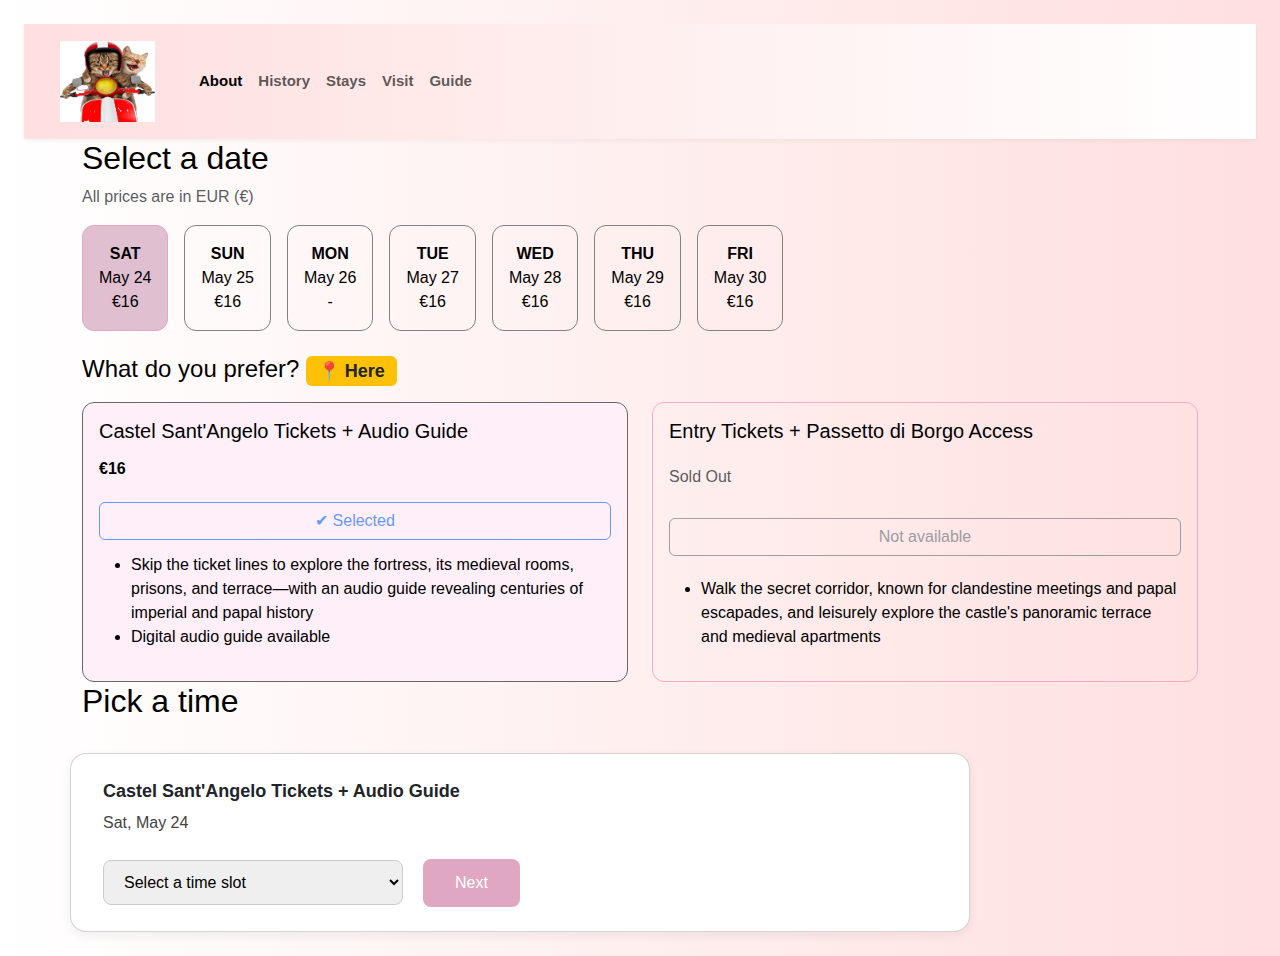
<file: availibility.html>
<!DOCTYPE html>
<html lang="en">
<head>
  <meta charset="UTF-8">
  <meta name="viewport" content="width=device-width, initial-scale=1.0">
  <title>Select a Date</title>
  <link href="https://cdn.jsdelivr.net/npm/bootstrap@5.3.0/dist/css/bootstrap.min.css" rel="stylesheet">
  <link rel="stylesheet" href="style.css">
</head>
<body class="p-4">
    <nav class="navbar navbar-expand-lg navbar-light" id="mainNavbar" style="background-color: rgb(255, 255, 255);">
    <div class="container-fluid">
      <a class="navbar-brand" href="#">
            <img src="img/cattss.jpg" alt="Logo" width="95">
          </a>
      <div class="collapse navbar-collapse" id="navbarScroll">
        <ul class="navbar-nav me-auto my-2 my-lg-0 navbar-nav-scroll" style="--bs-scroll-height: 100px;">
          <li class="nav-item">
            <a class="nav-link active" aria-current="page" href="index.html">About</a>
          </li>
          <li class="nav-item">
            <a class="nav-link" href="#History">History</a>
          </li>
          <li class="nav-item">
            <a class="nav-link" href="#Stays">Stays</a>
          </li>
          <li class="nav-item">
            <a class="nav-link" href="#Visit">Visit</a>
          </li>
          <li class="nav-item">
            <a class="nav-link" href="#Guide">Guide</a>
          </li>
        </ul>
      </div>
    </div>
  </nav>
  <div class="container">
    <h2>Select a date</h2>
    <p class="text-muted">All prices are in EUR (€)</p>
    <div class="d-flex gap-3 flex-wrap mb-4">
      <div class="date-card selected">
        <div class="fw-bold">SAT</div>
        <div>May 24</div>
        <div>€16</div>
      </div>
      <div class="date-card">
        <div class="fw-bold">SUN</div>
        <div>May 25</div>
        <div>€16</div>
      </div>
      <div class="date-card">
        <div class="fw-bold">MON</div>
        <div>May 26</div>
        <div>-</div>
      </div>
      <div class="date-card">
        <div class="fw-bold">TUE</div>
        <div>May 27</div>
        <div>€16</div>
      </div>
      <div class="date-card">
        <div class="fw-bold">WED</div>
        <div>May 28</div>
        <div>€16</div>
      </div>
      <div class="date-card">
        <div class="fw-bold">THU</div>
        <div>May 29</div>
        <div>€16</div>
      </div>
      <div class="date-card">
        <div class="fw-bold">FRI</div>
        <div>May 30</div>
        <div>€16</div>
      </div>
    </div>

    <h4>What do you prefer? <span class="badge bg-warning text-dark"> 📍 Here</span></h4>

    <div class="row mt-3">
  <div class="col-md-6 d-flex">
    <div class="ticket-option selected w-100">
      <h5>Castel Sant'Angelo Tickets + Audio Guide</h5>
      <p><strong>€16</strong></p>
      <button class="btn btn-outline-primary w-100" disabled>✔ Selected</button>
      <ul class="mt-2">
        <li>Skip the ticket lines to explore the fortress, its medieval rooms, prisons, and terrace—with an audio guide revealing centuries of imperial and papal history</li>
        <li>Digital audio guide available</li>
      </ul>
    </div>
  </div>
  <div class="col-md-6 d-flex">
    <div class="ticket-option w-100">
      <h5>Entry Tickets + Passetto di Borgo Access</h5>
      <p class="text-muted">Sold Out</p>
      <button class="btn btn-outline-secondary w-100" disabled>Not available</button>
      <ul class="mt-2">
        <li>Walk the secret corridor, known for clandestine meetings and papal escapades, and leisurely explore the castle's panoramic terrace and medieval apartments</li>
      </ul>
    </div>
  </div>
  <br> <br>

  <h2>Pick a time</h2>

  <div class="card">
    <div class="ticket-info">Castel Sant'Angelo Tickets + Audio Guide</div>
    <div class="ticket-date">Sat, May 24</div>

    <div class="selection-container">
      <select id="time-slot">
        <option value="">Select a time slot</option>
        <option value="10:00">10:00 AM</option>
        <option value="11:00">11:00 AM</option>
        <option value="12:00">12:00 PM</option>
        <option value="13:00">1:00 PM</option>
        <option value="14:00">2:00 PM</option>
        <option value="15:00">3:00 PM</option>
      </select>

      <button class="next-button" onclick="handleNext()">Next</button>
    </div>
  </div>

  <script>
    function handleNext() {
      const selectedTime = document.getElementById('time-slot').value;
      if (!selectedTime) {
        alert('Please select a time slot.');
      } else {
        alert('Selected time slot: ' + selectedTime);
      }
    }
  </script>

</body>
</html>
</file>
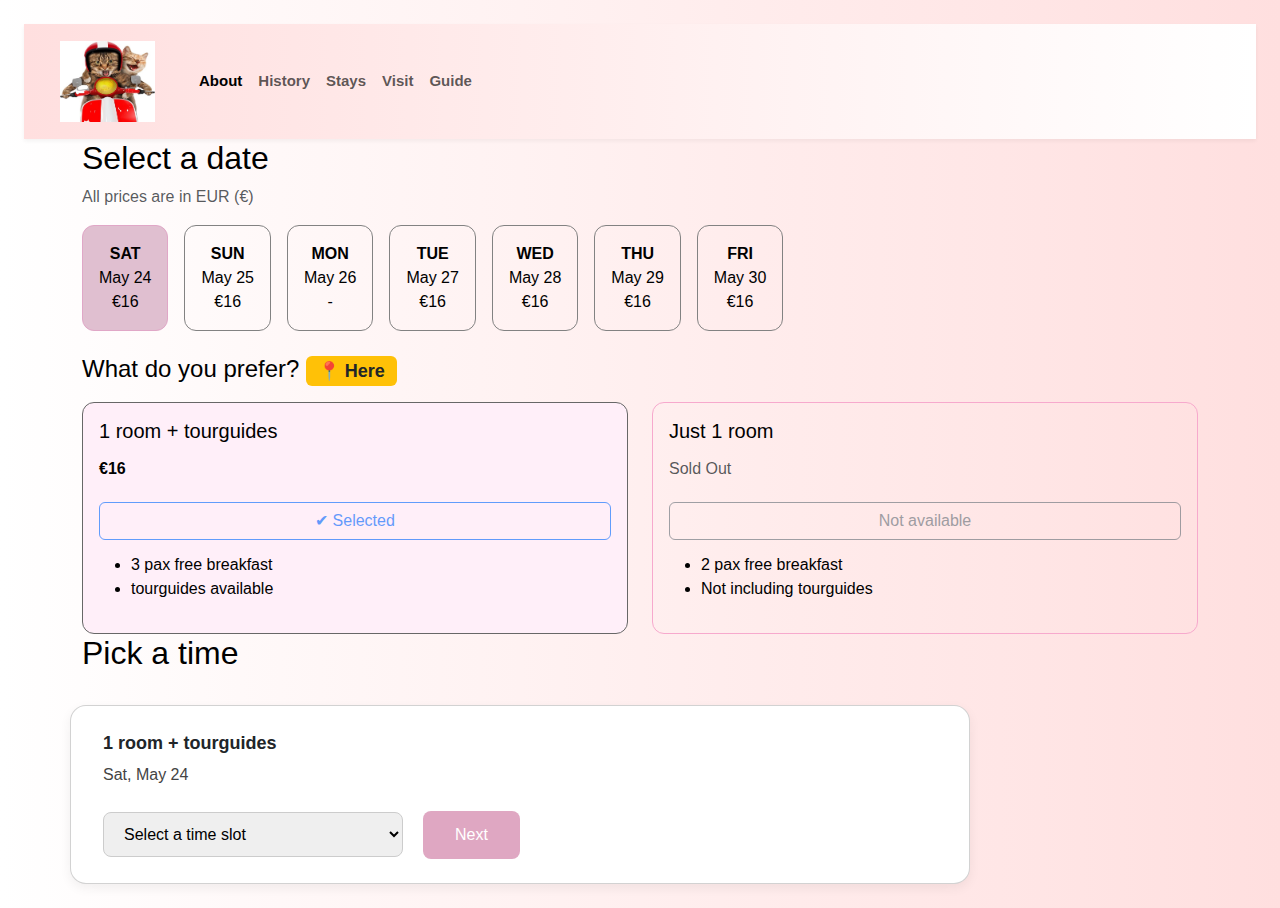
<file: availibility1.html>
<!DOCTYPE html>
<html lang="en">
<head>
  <meta charset="UTF-8">
  <meta name="viewport" content="width=device-width, initial-scale=1.0">
  <title>Select a Date</title>
  <link href="https://cdn.jsdelivr.net/npm/bootstrap@5.3.0/dist/css/bootstrap.min.css" rel="stylesheet">
  <link rel="stylesheet" href="style.css">
</head>
<body class="p-4">
    <nav class="navbar navbar-expand-lg navbar-light" id="mainNavbar" style="background-color: rgb(255, 255, 255);">
    <div class="container-fluid">
      <a class="navbar-brand" href="#">
            <img src="img/cattss.jpg" alt="Logo" width="95">
          </a>
      <div class="collapse navbar-collapse" id="navbarScroll">
        <ul class="navbar-nav me-auto my-2 my-lg-0 navbar-nav-scroll" style="--bs-scroll-height: 100px;">
          <li class="nav-item">
            <a class="nav-link active" aria-current="page" href="index.html">About</a>
          </li>
          <li class="nav-item">
            <a class="nav-link" href="#History">History</a>
          </li>
          <li class="nav-item">
            <a class="nav-link" href="#Stays">Stays</a>
          </li>
          <li class="nav-item">
            <a class="nav-link" href="#Visit">Visit</a>
          </li>
          <li class="nav-item">
            <a class="nav-link" href="#Guide">Guide</a>
          </li>
        </ul>
      </div>
    </div>
  </nav>
  <div class="container">
    <h2>Select a date</h2>
    <p class="text-muted">All prices are in EUR (€)</p>
    <div class="d-flex gap-3 flex-wrap mb-4">
      <div class="date-card selected">
        <div class="fw-bold">SAT</div>
        <div>May 24</div>
        <div>€16</div>
      </div>
      <div class="date-card">
        <div class="fw-bold">SUN</div>
        <div>May 25</div>
        <div>€16</div>
      </div>
      <div class="date-card">
        <div class="fw-bold">MON</div>
        <div>May 26</div>
        <div>-</div>
      </div>
      <div class="date-card">
        <div class="fw-bold">TUE</div>
        <div>May 27</div>
        <div>€16</div>
      </div>
      <div class="date-card">
        <div class="fw-bold">WED</div>
        <div>May 28</div>
        <div>€16</div>
      </div>
      <div class="date-card">
        <div class="fw-bold">THU</div>
        <div>May 29</div>
        <div>€16</div>
      </div>
      <div class="date-card">
        <div class="fw-bold">FRI</div>
        <div>May 30</div>
        <div>€16</div>
      </div>
    </div>

    <h4>What do you prefer? <span class="badge bg-warning text-dark"> 📍 Here</span></h4>

    <div class="row mt-3">
  <div class="col-md-6 d-flex">
    <div class="ticket-option selected w-100">
      <h5>1 room + tourguides</h5>
      <p><strong>€16</strong></p>
      <button class="btn btn-outline-primary w-100" disabled>✔ Selected</button>
      <ul class="mt-2">
        <li>3 pax free breakfast</li>
        <li>tourguides available</li>
      </ul>
    </div>
  </div>
  <div class="col-md-6 d-flex">
    <div class="ticket-option w-100">
      <h5>Just 1 room</h5>
      <p class="text-muted">Sold Out</p>
      <button class="btn btn-outline-secondary w-100" disabled>Not available</button>
      <ul class="mt-2">
        <li>2 pax free breakfast</li>
        <li>Not including tourguides</li>
      </ul>
    </div>
  </div>
  <br> <br>

  <h2>Pick a time</h2>

  <div class="card">
    <div class="ticket-info">1 room + tourguides</div>
    <div class="ticket-date">Sat, May 24</div>

    <div class="selection-container">
      <select id="time-slot">
        <option value="">Select a time slot</option>
        <option value="10:00">10:00 AM</option>
        <option value="11:00">11:00 AM</option>
        <option value="12:00">12:00 PM</option>
        <option value="13:00">1:00 PM</option>
        <option value="14:00">2:00 PM</option>
        <option value="15:00">3:00 PM</option>
      </select>

      <button class="next-button" onclick="handleNext()">Next</button>
    </div>
  </div>

  <script>
    function handleNext() {
      const selectedTime = document.getElementById('time-slot').value;
      if (!selectedTime) {
        alert('Please select a time slot.');
      } else {
        alert('Selected time slot: ' + selectedTime);
      }
    }
  </script>

</body>
</html>
</file>
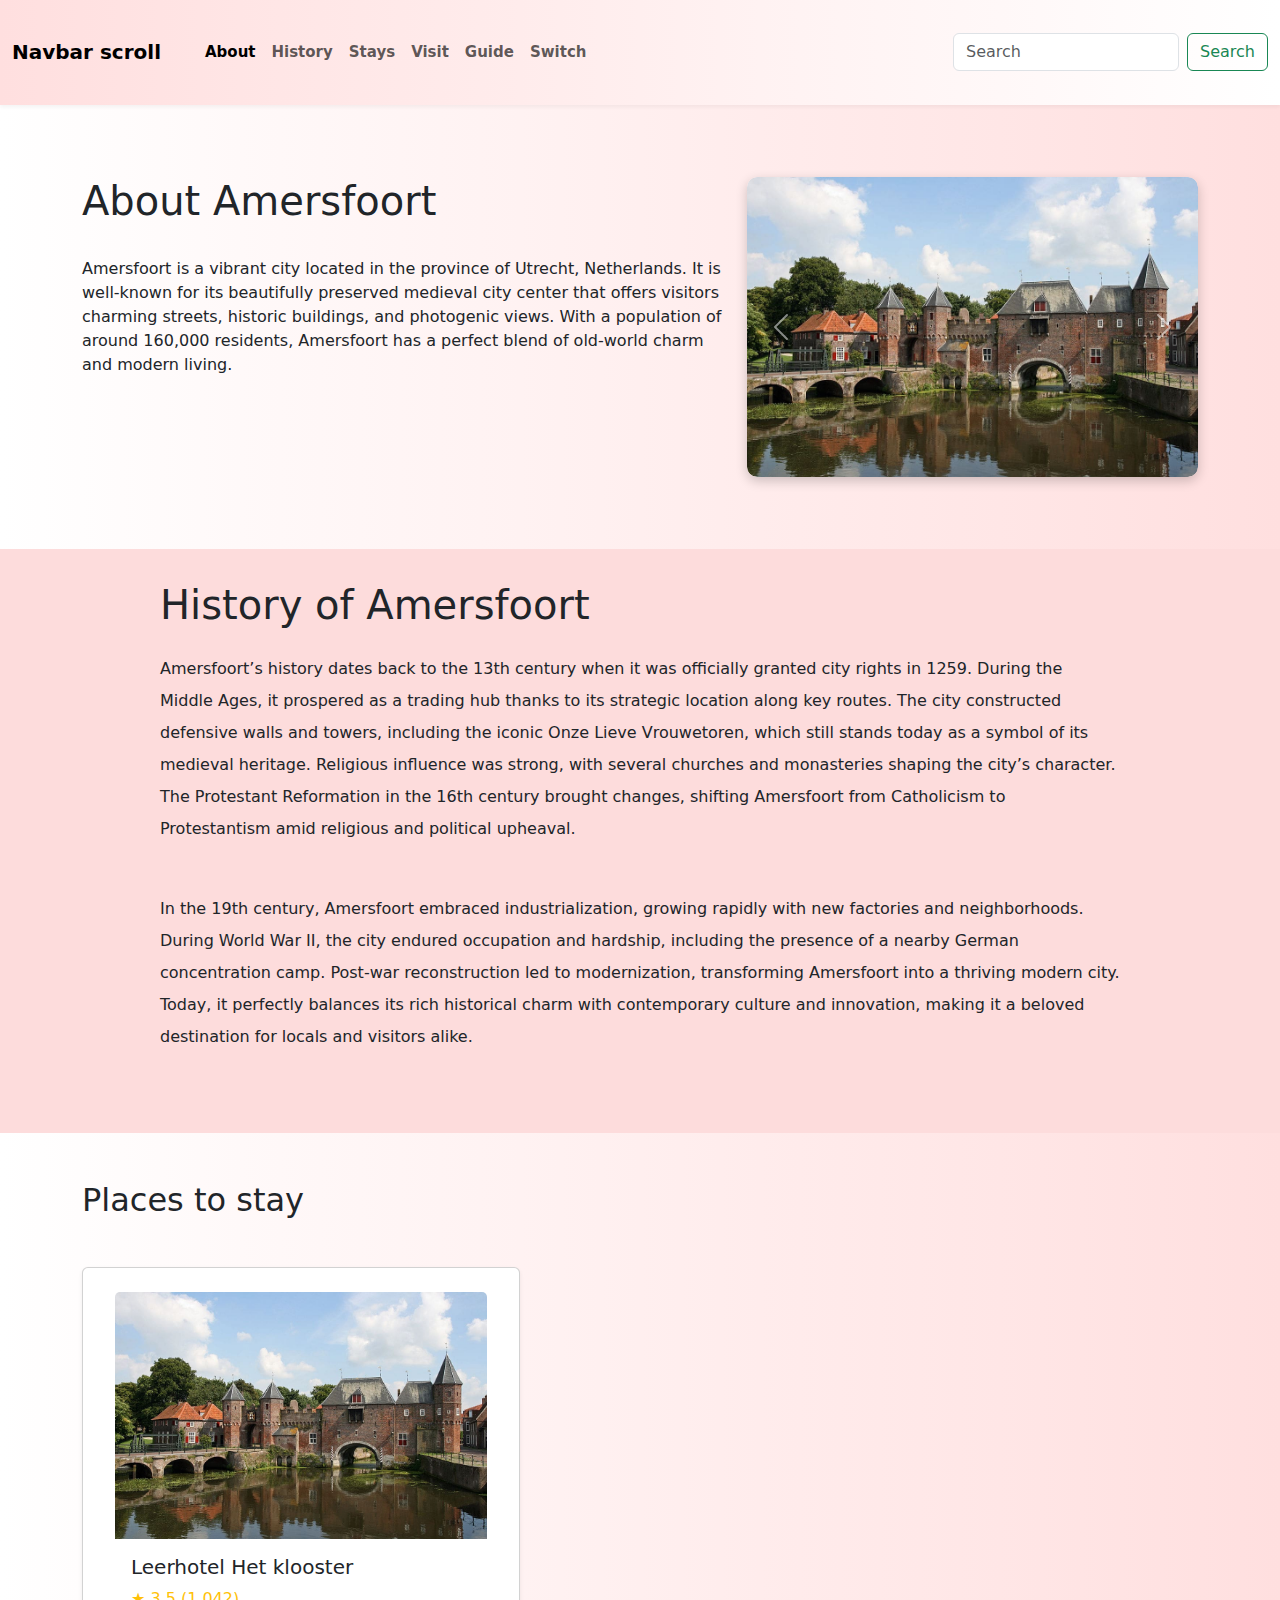
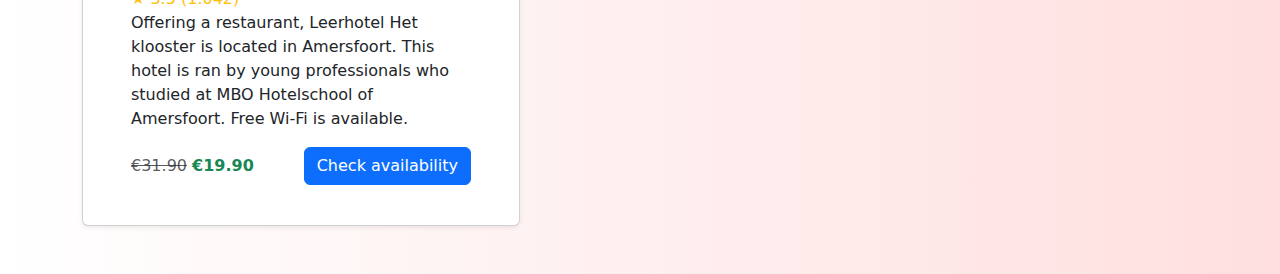
<file: home.html>
<!DOCTYPE html>
<html lang="en">
<head>
    <meta charset="UTF-8">
    <meta name="viewport" content="width=device-width, initial-scale=1.0">
    <title>Website Travel</title>
    <link rel="stylesheet" href="style.css">
    <link href="https://cdn.jsdelivr.net/npm/bootstrap@5.3.3/dist/css/bootstrap.min.css" rel="stylesheet">
</head>
<body>
    <nav class="navbar navbar-expand-lg navbar-light" id="mainNavbar" style="background-color: rgb(225, 225, 225);">
    <div class="container-fluid">
      <a class="navbar-brand" href="#">Navbar scroll</a>
      <button class="navbar-toggler" type="button" data-bs-toggle="collapse" data-bs-target="#navbarScroll" aria-controls="navbarScroll" aria-expanded="false" aria-label="Toggle navigation">
        <span class="navbar-toggler-icon"></span>
      </button>
      <div class="collapse navbar-collapse" id="navbarScroll">
        <ul class="navbar-nav me-auto my-2 my-lg-0 navbar-nav-scroll" style="--bs-scroll-height: 100px;">
          <li class="nav-item">
            <a class="nav-link active" aria-current="page" href="home.html">About</a>
          </li>
          <li class="nav-item">
            <a class="nav-link" href="#History">History</a>
          </li>
          <li class="nav-item">
            <a class="nav-link" href="#Stays">Stays</a>
          </li>
          <li class="nav-item">
            <a class="nav-link" href="#Visit">Visit</a>
          </li>
          <li class="nav-item">
            <a class="nav-link" href="#">Guide</a>
          </li>
          <li class="nav-item">
            <a class="nav-link" href="#" onclick="showPopup()">Switch</a>
          </li>
        </ul>
        <form class="d-flex" role="search">
          <input class="form-control me-2" type="search" placeholder="Search" aria-label="Search"/>
          <button class="btn btn-outline-success" type="submit">Search</button>
        </form>
      </div>
    </div>
  </nav>
    <br>
  <section id="About" class="About">
  <div class="container py-5">
      <div class="row">
        <div class="col-md-7">
          <h1> About Amersfoort</h1>
          <br>
          <p>
            Amersfoort is a vibrant city located in the province of Utrecht, Netherlands. It is well-known for its beautifully preserved medieval city center that offers visitors charming streets, historic buildings, and photogenic views. 
            With a population of around 160,000 residents, 
            Amersfoort has a perfect blend of old-world charm and modern living.
          </p>
        </div>
        <div class="col-md-5">
          <div id="colosseumCarousel" class="carousel slide" data-bs-ride="carousel">
            <div class="carousel-inner">
              <div class="carousel-item active">
                <img src="img/amersfoort 1.jpg" class="d-block w-100" alt="Colosseum 1">
              </div>
              <div class="carousel-item">
                <img src="img/amersfoort night.jpeg" class="d-block w-100" alt="Colosseum 2">
              </div>
              <div class="carousel-item">
                <img src="img/amersfoort 2.webp" class="d-block w-100" alt="Colosseum 3">
              </div>
            </div>
            <button class="carousel-control-prev" type="button" data-bs-target="#colosseumCarousel" data-bs-slide="prev">
              <span class="carousel-control-prev-icon" aria-hidden="true"></span>
              <span class="visually-hidden">Previous</span>
            </button>
            <button class="carousel-control-next" type="button" data-bs-target="#colosseumCarousel" data-bs-slide="next">
              <span class="carousel-control-next-icon" aria-hidden="true"></span>
              <span class="visually-hidden">Next</span>
            </button>
          </div>
        </div>
      </div>
  </section>
    <br>
      <section id="History" class="History">
        <div class="container">
          <div class="about-box">
            <h1 class="mb-4">History of Amersfoort</h1>
            <p class="lh-lg mb-5">
            Amersfoort’s history dates back to the 13th century when it was officially granted city rights in 1259. 
            During the Middle Ages, it prospered as a trading hub thanks to its strategic location along key routes. 
            The city constructed defensive walls and towers, including the iconic Onze Lieve Vrouwetoren, which still stands today as a symbol of its medieval heritage. Religious influence was strong, with several churches and monasteries shaping the city’s character. 
            The Protestant Reformation in the 16th century brought changes, shifting Amersfoort from Catholicism to Protestantism amid religious and political upheaval.
            </p>
            <p class="lh-lg mb-5">
            In the 19th century, Amersfoort embraced industrialization, growing rapidly with new factories and neighborhoods. 
            During World War II, the city endured occupation and hardship, including the presence of a nearby German concentration camp. 
            Post-war reconstruction led to modernization, transforming Amersfoort into a thriving modern city. 
            Today, it perfectly balances its rich historical charm with contemporary culture and innovation, making it a beloved destination for locals and visitors alike.
            </p>
          </div>
        </div>
      </section>

    <section id="Stays" class="Stays py-5">
      <div class="container d-flex flex-wrap">
        <h2 class="mb-4">Places to stay</h2>
        <div class="row">
          <div class="col-md-6">
            <div class="card shadow-sm" data-bs-toggle="modal" data-bs-target="#ticketModal">
              <img src="img/amersfoort 1.jpg" class="card-img-top" alt="Ticket Image">
              <div class="card-body">
                <h5 class="card-title">Leerhotel Het klooster</h5>
                <p class="card-text">
                  <span class="text-warning">★ 3.5 (1.042)</span><br>
                  Offering a restaurant, Leerhotel Het klooster is located in Amersfoort.
                  This hotel is ran by young professionals who studied at MBO Hotelschool of Amersfoort.
                  Free Wi-Fi is available.
                </p>
                <div class="d-flex justify-content-between align-items-center">
                  <div>
                    <span class="text-muted text-decoration-line-through">€31.90</span>
                    <span class="text-success fw-bold">€19.90</span>
                  </div>
                  <a href="#" class="btn btn-primary">Check availability</a>
                </div>
              </div>
            </div>
          </div>
        </div>
      </div>
    </section> 
    <!-- Modal -->
  <div class="modal fade" id="ticketModal" tabindex="-1" aria-labelledby="ticketModalLabel" aria-hidden="true">
    <div class="modal-dialog modal-lg modal-dialog-centered modal-dialog-scrollable">
      <div class="modal-content">
        <div class="modal-body p-0">
          <div class="row">
            <div class="col-md-8">
              <div id="ticketCarousel" class="carousel slide" data-bs-ride="carousel">
                <div class="carousel-inner">
                  <div class="carousel-item active">
                    <img src="img/amersfoort 1.jpg" class="d-block w-100" alt="...">
                  </div>
                  <div class="carousel-item">
                    <img src="img/amersfoort 2.webp" class="d-block w-100" alt="...">
                  </div>
                  <div class="carousel-item">
                    <img src="img/amersfoort night.jpeg" class="d-block w-100" alt="...">
                  </div>
                </div>
                <button class="carousel-control-prev" type="button" data-bs-target="#ticketCarousel" data-bs-slide="prev">
                  <span class="carousel-control-prev-icon"></span>
                </button>
                <button class="carousel-control-next" type="button" data-bs-target="#ticketCarousel" data-bs-slide="next">
                  <span class="carousel-control-next-icon"></span>
                </button>
              </div>
            </div>
            <div class="col-md-4 p-4">
              <h5 class="fw-bold">Leerhotel Het Klooster</h5>
              <p>
                <span class="text-warning">★ 3.5 (1.042)</span><br>
                    Offering a restaurant, Leerhotel Het klooster is located in Amersfoort.
                    This hotel is ran by young professionals who studied at MBO Hotelschool of Amersfoort.
                    Free Wi-Fi is available.
              </p>
              <div class="text-success mb-2">38% off</div>
              <h4 class="text-primary">€19.90</h4>
              <a href="#" class="btn btn-primary w-100 mt-3">Check availability</a>
            </div>
          </div>
        </div>
      </div>
    </div>
  </div>

<script src="https://cdn.jsdelivr.net/npm/bootstrap@5.3.0/dist/js/bootstrap.bundle.min.js"></script>
</body>
</html>
</file>
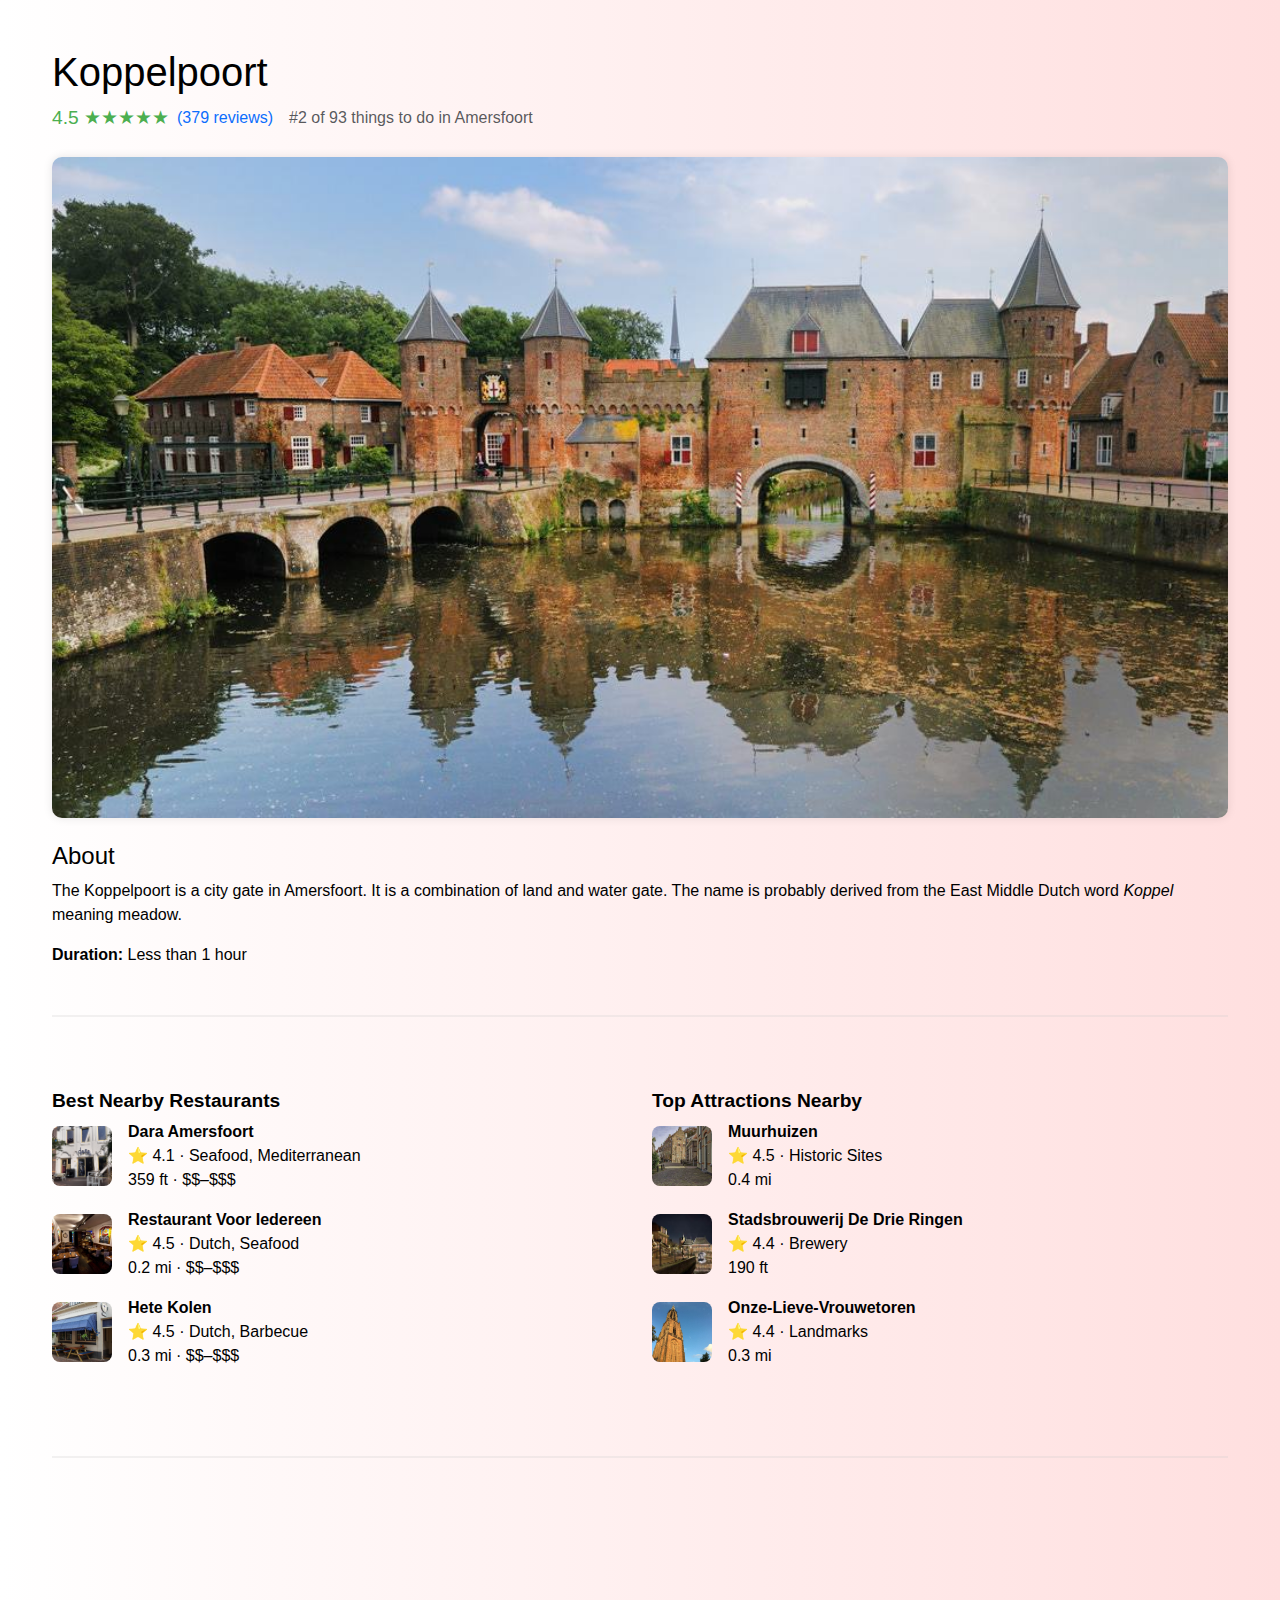
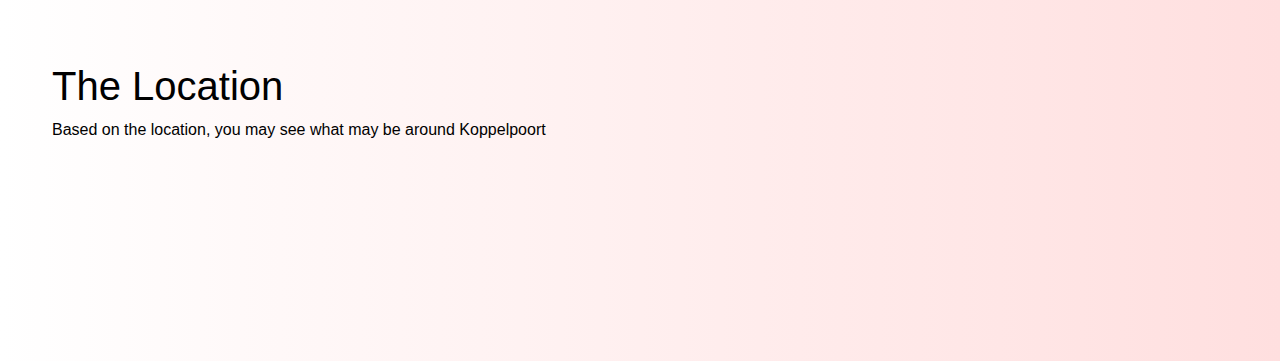
<file: koopelspoort.html>
<!DOCTYPE html>
<html lang="en">
<head>
  <meta charset="UTF-8">
  <title>Hof – Amersfoort</title>
  <meta name="viewport" content="width=device-width, initial-scale=1">
  <link href="https://cdn.jsdelivr.net/npm/bootstrap@5.3.0/dist/css/bootstrap.min.css" rel="stylesheet">
  <style>
body {
  padding: 0;
  margin: 0;
  font-family: Arial, sans-serif;
  background: linear-gradient(to right, rgb(255, 255, 255), rgb(255, 223, 223));
  color: #000;
}
    .container {
      max-width: 1200px;
    }
    .box {
      max-width: 600px;
    }
    .h1 {
      font-size: 5em;
      padding-top: 20%;
    }
    .p {
      font-size: 1.2em;
    }
    .iframe {
      border-radius: 2em;
      width: 100%;
      height: 400px;
      transition: 0.3s ease-in-out;
    }
    .iframe:hover {
      transform: scale(1.05);
      opacity: 1;
    }
    .rating-stars {
      color: #4CAF50;
      font-size: 1.2rem;
    }
    .section-divider {
      border: none;
      height: 2px;
      background-color: #ccc;
      margin: 3rem 0;
    }
    .img-thumb {
      border-radius: 10px;
      box-shadow: 0 0 10px rgba(0,0,0,0.1);
      width: 100%;
      height: auto;
    }
    .subsection-title {
      font-weight: bold;
      font-size: 1.2rem;
      margin-top: 1.5rem;
    }
    .nearby-item {
      display: flex;
      align-items: center;
      margin-bottom: 1rem;
    }
    .nearby-item img {
      width: 60px;
      height: 60px;
      border-radius: 8px;
      object-fit: cover;
      margin-right: 1rem;
    }
    .map-image {
      width: 100%;
      border-radius: 10px;
      margin-top: 2rem;
    }
  </style>
</head>
<body>

<div class="container py-5">
  <!-- Header -->
  <h1 class="mb-2">Koppelpoort</h1>
  <div class="d-flex align-items-center mb-4">
    <div class="rating-stars me-2">4.5 ★★★★★</div>
    <a href="#" class="text-decoration-none">(379 reviews)</a>
    <span class="ms-3 text-muted">#2 of 93 things to do in Amersfoort</span>
  </div>

  <!-- Main image -->
  <img src="img/koopelspoort.jpg" alt="Hof main view" class="img-fluid img-thumb mb-4">

  <!-- Description -->
  <h4>About</h4>
  <p>The Koppelpoort is a city gate in Amersfoort. It is a combination of land and water gate. The name is probably derived from the East Middle Dutch word <em>Koppel</em> meaning meadow.</p>
  <p><strong>Duration:</strong> Less than 1 hour</p>

  <hr class="section-divider">

  <!-- Nearby section -->
  <div class="row">
    <div class="col-md-6">
      <h4 class="subsection-title">Best Nearby Restaurants</h4>
      <div class="nearby-item">
        <img src="img/dara.jpeg" alt="Dara">
        <div>
          <strong>Dara Amersfoort</strong><br>
          ⭐ 4.1 · Seafood, Mediterranean<br>
          359 ft · $$–$$$
        </div>
      </div>
      <div class="nearby-item">
        <img src="img/Iedereen.jpg" alt="Voor Iedereen">
        <div>
          <strong>Restaurant Voor Iedereen</strong><br>
          ⭐ 4.5 · Dutch, Seafood<br>
          0.2 mi · $$–$$$
        </div>
      </div>
      <div class="nearby-item">
        <img src="img/hetekoleen.jpg" alt="Hete Kolen">
        <div>
          <strong>Hete Kolen</strong><br>
          ⭐ 4.5 · Dutch, Barbecue<br>
          0.3 mi · $$–$$$
        </div>
      </div>
    </div>

    <div class="col-md-6">
      <h4 class="subsection-title">Top Attractions Nearby</h4>
      <div class="nearby-item">
        <img src="img/muurhuizen.jpg" alt="Muurhuizen">
        <div>
          <strong>Muurhuizen</strong><br>
          ⭐ 4.5 · Historic Sites<br>
          0.4 mi
        </div>
      </div>
      <div class="nearby-item">
        <img src="img/stads.jpg" alt="Brewery">
        <div>
          <strong>Stadsbrouwerij De Drie Ringen</strong><br>
          ⭐ 4.4 · Brewery<br>
          190 ft
        </div>
      </div>
      <div class="nearby-item">
        <img src="img/onze.jpg" alt="Tower">
        <div>
          <strong>Onze-Lieve-Vrouwetoren</strong><br>
          ⭐ 4.4 · Landmarks<br>
          0.3 mi
        </div>
      </div>
    </div>
  </div>

  <br>
  <hr class="section-divider">

  <!-- Location Section -->
  <div class="row mt-5 align-items-center">
    <div class="col-md-6">
      <h1>The Location</h1>
      <p>Based on the location, you may see what may be around Koppelpoort</p>
    </div>
    <div class="col-md-6">
      <iframe 
        src="https://www.google.com/maps/embed?pb=!1m18!1m12!1m3!1d2447.6443596876857!2d5.385237!3d52.1589771!2m3!1f0!2f0!3f0!3m2!1i1024!2i768!4f13.1!3m3!1m2!1s0x47c646a18f470565%3A0x8ec0879bcff555a8!2sKoppelpoort!5e0!3m2!1sen!2sid!4v1748277659916!5m2!1sen!2sid" 
        class="iframe"
        allowfullscreen="" 
        loading="lazy" 
        referrerpolicy="no-referrer-when-downgrade">
      </iframe>
    </div>
  </div>

</div>

</body>
</html>
</file>
<file: style.css>
.navbar {
    background:linear-gradient(to right, rgb(255, 223, 223), rgb(255, 255, 255));
    box-shadow: 0 2px 4px rgba(0, 0, 0, 0.05);
    padding: 12px 24px;
    border-radius: 0em;
  }

  .navbar-brand {
    font-weight: 700;
    font-size: 1.25rem;
    color: #2e7d32;
    text-decoration: none;
  }

  .toggle-button{
    align-items: center;
  }

  .trigger-btn{
    border: none;
    background-color: #007bff; /* Optional: choose your own color */
    color: white;
    padding: 10px 20px;
    cursor: pointer;
    border-radius: 5px; /* Optional */
  }

  #toggle-dark-mode {
    transform: scale(1.5);
    margin-right: 50px;
    cursor: pointer;
    align-items: center;
  }

  .buttons{
    display: flex;
    justify-content: center;
  }

  .button {
    border-radius: 10px;
    background-color: #2e7d32;
    color: #e9f8ea;
  }

  .form-select,
  .form-control {
    border-radius: 8px;
    border: 1px solid #ccc;
    padding: 6px 12px;
    font-size: 0.95rem;
  }
    .carousel-inner img {
    height: 300px;
    object-fit: cover;
    border-radius: 10px;
    }
    .carousel {
      box-shadow: 0 4px 12px rgba(0, 0, 0, 0.2);
      border-radius: 10px;
      overflow: hidden;
    }
    .navbar ul {
    padding: 25px 20px;
    font-size: 15px;
    font-weight: bold;
    text-align: center;
    } 
    html {
      scroll-behavior: smooth;
    }
    .stay-card img {
  height: 150px;
  object-fit: cover;
}
a:hover {
  color: #ffcbec;
  text-decoration: underline;
}
.stay-card .card-body {
  padding: 0.75rem;
}

.stay-card .card-title {
  font-size: 1rem;
}

.stay-card .card-text {
  font-size: 0.85rem;
}
    .date-card {
      border: 1px solid #828282;
      border-radius: 12px;
      text-align: center;
      padding: 1rem;
      cursor: pointer;
      transition: background-color 0.3s, color 0.3s;
    }

    .date-card:hover {
      background-color: #dfbccf;
      color: white;
    }

    .selected {
      background-color: #e0bfd0;
      border-color: #e0a7c7;
    }

  .ticket-option {
    border: 1px solid #f7a9cd;
    border-radius: 12px;
    padding: 1rem;
    margin-bottom: 1rem;
    height: 100%;
    display: flex;
    flex-direction: column;
    justify-content: space-between;
  }

    .ticket-option.selected {
      border-color: #676767;
      background-color: #ffeff9;
    }
.History {
  background-color: #fddcdc;
  width: 100vw;                 /* Full viewport width */
  position: relative;
  left: 50%;
  right: 50%;
  margin-left: -50vw;           /* Force section to the full screen */
  margin-right: -50vw;
  padding: 2rem 1rem;
}

.History .container {
  max-width: 960px;
  margin: 0 auto;
  padding: 0;                   /* Keep content centered */
  background-color: transparent;
}


    .Visit {
      background-color: #ffffff;
    }
    .Guide {
      background-color:#fddcdc;
    }
body {
  padding: 0;
  margin: 0;
  font-family: Arial, sans-serif;
  background: linear-gradient(to right, rgb(255, 255, 255), rgb(255, 223, 223));
  color: #000;
}

    .his
    h2 {
      font-size: 28px;
      margin: 40px 0 20px;
      padding-top: 40px;
    }

    .card {
      background-color: #ffffff;
      border-radius: 16px;
      box-shadow: 0 4px 12px rgba(0, 0, 0, 0.06);
      padding: 24px 32px;
      max-width: 900px;
      margin-top: 24px;
      cursor: pointer;
      transition: transform 0.2s ease-in-out;
    }

    .ticket-info {
      font-size: 18px;
      font-weight: 600;
      margin-bottom: 6px;
    }

    .ticket-date {
      font-size: 16px;
      color: #444;
      margin-bottom: 24px;
    }

    .selection-container {
      display: flex;
      align-items: center;
      gap: 20px;
      flex-wrap: wrap;
    }

    select {
      padding: 12px 16px;
      font-size: 16px;
      border: 1px solid #ccc;
      border-radius: 8px;
      width: 300px;
    }

    .next-button {
      padding: 12px 32px;
      background-color: #dfa7c2;
      color: white;
      border: none;
      border-radius: 8px;
      font-size: 16px;
      font-weight: 500;
      cursor: pointer;
      transition: background-color 0.2s ease;
    }

    .next-button:hover {
      background-color: #d10099;
    }

    /* Spacing Consistency */
    .section {
      margin-bottom: 48px;
    }
    .site-footer {
  background:#ffffff;
  padding: 40px 20px 20px;
  color: #333;
  font-size: 0.95rem;
  border-top: 2px solid #f3c0d2;
}

.footer-content {
  display: flex;
  flex-wrap: wrap;
  justify-content: space-between;
  align-items: flex-start;
  gap: 30px;
  max-width: 1200px;
  margin: auto;
}

.footer-left h3 {
  font-size: 1.4rem;
  color: #fa9c9c;
}

.footer-left p {
  margin-top: 8px;
  color: #555;
}

.footer-links {
  display: flex;
  flex-direction: column;
  gap: 10px;
}

.footer-links a {
  color: #000000;
  text-decoration: none;
  transition: all 0.2s ease;
}

.footer-links a:hover {
  color: #d10099;
  text-decoration: underline;
}

.footer-social a {
  margin-right: 12px;
  transition: transform 0.3s ease;
}

.footer-social img {
  filter: brightness(0.2);
  transition: filter 0.3s ease;
}

.footer-social a:hover img {
  filter: brightness(0) saturate(100%) invert(41%) sepia(98%) saturate(800%) hue-rotate(270deg) brightness(95%) contrast(90%);
  transform: scale(1.2);
}

.footer-bottom {
  text-align: center;
  margin-top: 30px;
  color: #777;
  font-size: 0.85rem;
}
</file>
